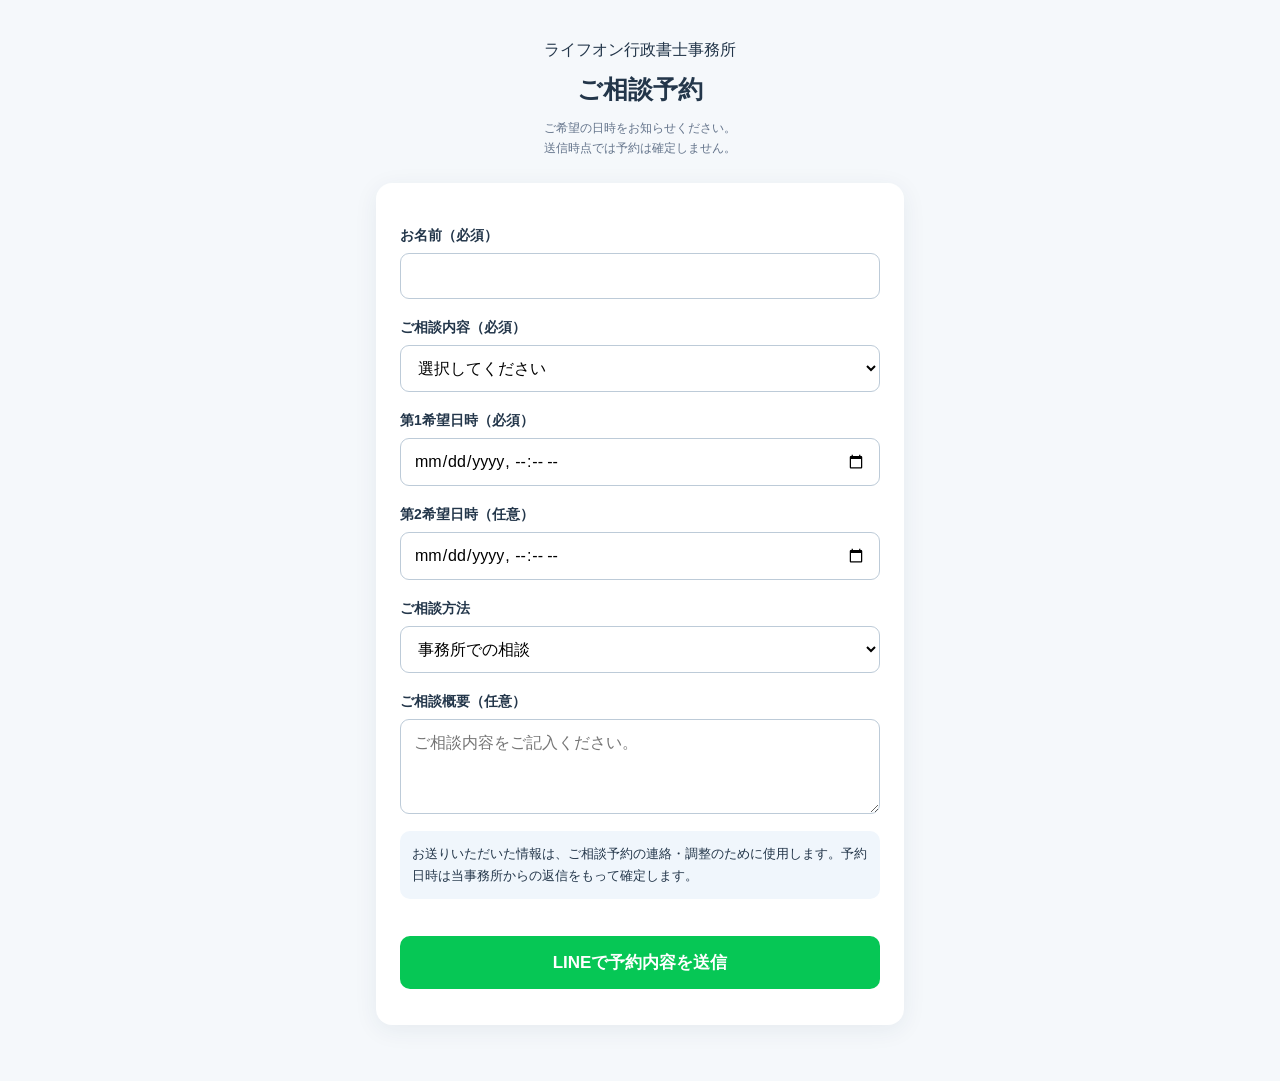
<file: reservation/index.html>
<!doctype html>
<html lang="ja"><head><meta charset="utf-8"><meta name="viewport" content="width=device-width,initial-scale=1"><title>ご相談予約 | ライフオン行政書士事務所</title><style>
:root{font-family:"Meiryo","Yu Gothic",sans-serif;color:#23364a;background:#f5f8fb}*{box-sizing:border-box}body{margin:0}.wrap{max-width:560px;margin:auto;padding:24px 16px 56px}header{text-align:center;margin:16px 0 24px}h1{font-size:25px;margin:12px 0}p{line-height:1.7}.panel{background:white;padding:24px;border-radius:16px;box-shadow:0 5px 24px #213e5b12}label{display:block;font-weight:bold;margin:20px 0 8px;font-size:14px}input,select,textarea{width:100%;padding:13px;border:1px solid #bdcbd8;border-radius:9px;font:inherit;background:white}textarea{min-height:95px}button{width:100%;padding:15px;border:0;border-radius:10px;background:#06c755;color:white;font-size:17px;font-weight:bold;margin-top:24px;cursor:pointer}button:disabled{opacity:.55}.small{font-size:12px;color:#64748b}.note{background:#f0f6fc;border-radius:10px;padding:12px;font-size:13px}.status{margin-top:12px;white-space:pre-wrap;font-size:14px}a{color:#1471a6}
</style></head><body><main class="wrap"><header><div>ライフオン行政書士事務所</div><h1>ご相談予約</h1><p class="small">ご希望の日時をお知らせください。<br>送信時点では予約は確定しません。</p></header><section class="panel"><form id="form"><label for="name">お名前（必須）</label><input id="name" maxlength="80" autocomplete="name" required><label for="topic">ご相談内容（必須）</label><select id="topic" required><option value="">選択してください</option><option>相続手続き</option><option>遺言書作成</option><option>その他</option></select><label for="first">第1希望日時（必須）</label><input id="first" type="datetime-local" required><label for="second">第2希望日時（任意）</label><input id="second" type="datetime-local"><label for="method">ご相談方法</label><select id="method"><option>事務所での相談</option><option>電話</option><option>その他・要相談</option></select><label for="memo">ご相談概要（任意）</label><textarea id="memo" maxlength="600" placeholder="ご相談内容をご記入ください。"></textarea><p class="note">お送りいただいた情報は、ご相談予約の連絡・調整のために使用します。予約日時は当事務所からの返信をもって確定します。</p><button id="send" type="submit">LINEで予約内容を送信</button><div id="status" class="status" role="status" aria-live="polite"></div></form></section></main><script src="https://static.line-scdn.net/liff/edge/2/sdk.js"></script><script>
/* LINE Developersで取得したLIFF IDに差し替えてください */
const LIFF_ID="2012305222-h9LwXZSD";
const $=id=>document.getElementById(id);
let ready=false;
(async()=>{if(LIFF_ID==="YOUR_LIFF_ID")return;try{await liff.init({liffId:LIFF_ID});ready=true}catch(e){console.error(e)}})();
$("form").addEventListener("submit",async e=>{e.preventDefault();const value=id=>$(id).value.trim();const date=id=>value(id)?value(id).replace("T"," "):"指定なし";const message="【ライフオン｜相談予約申込み】\nお名前："+value("name")+"\nご相談内容："+value("topic")+"\n第1希望："+date("first")+"\n第2希望："+date("second")+"\nご相談方法："+value("method")+"\nご相談概要："+(value("memo")||"なし");const status=$("status");status.textContent="";$("send").disabled=true;try{if(!ready||!liff.isInClient())throw Error("LINEアプリ内で予約フォームを開き直してください。");await liff.sendMessages([{type:"text",text:message}]);status.textContent="予約申込みをLINEトークに送信しました。当事務所からの返信をお待ちください。";$("send").textContent="送信済み";}catch(err){status.textContent="直接送信できませんでした。以下のボタンで内容をコピーし、ライフオンのLINEトークに貼り付けて送信してください。\n"+(err.message||"");const b=document.createElement("button");b.type="button";b.textContent="予約内容をコピー";b.onclick=async()=>{try{await navigator.clipboard.writeText(message);status.textContent="コピーしました。LINEトークに貼り付けて送信してください。"}catch{status.textContent=message}};status.appendChild(b);$("send").disabled=false;}});</script></body></html>
</file>
